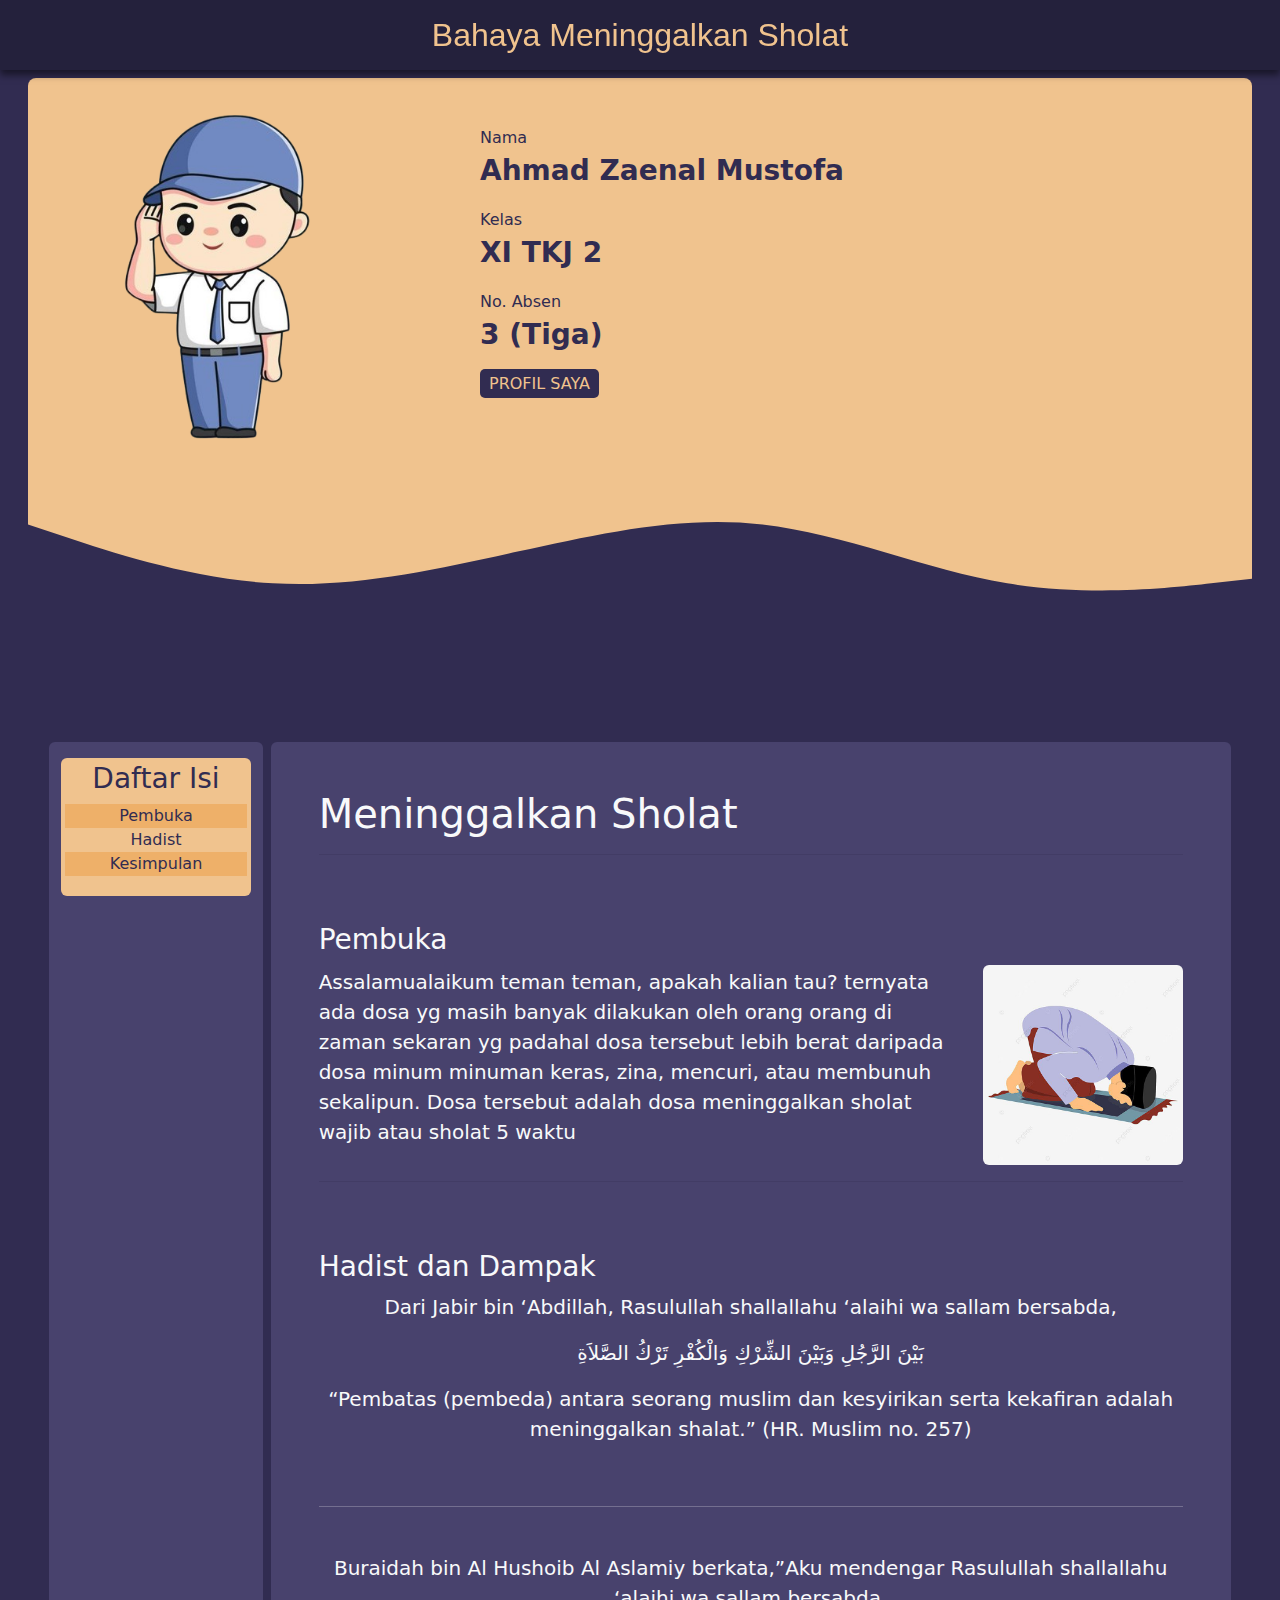
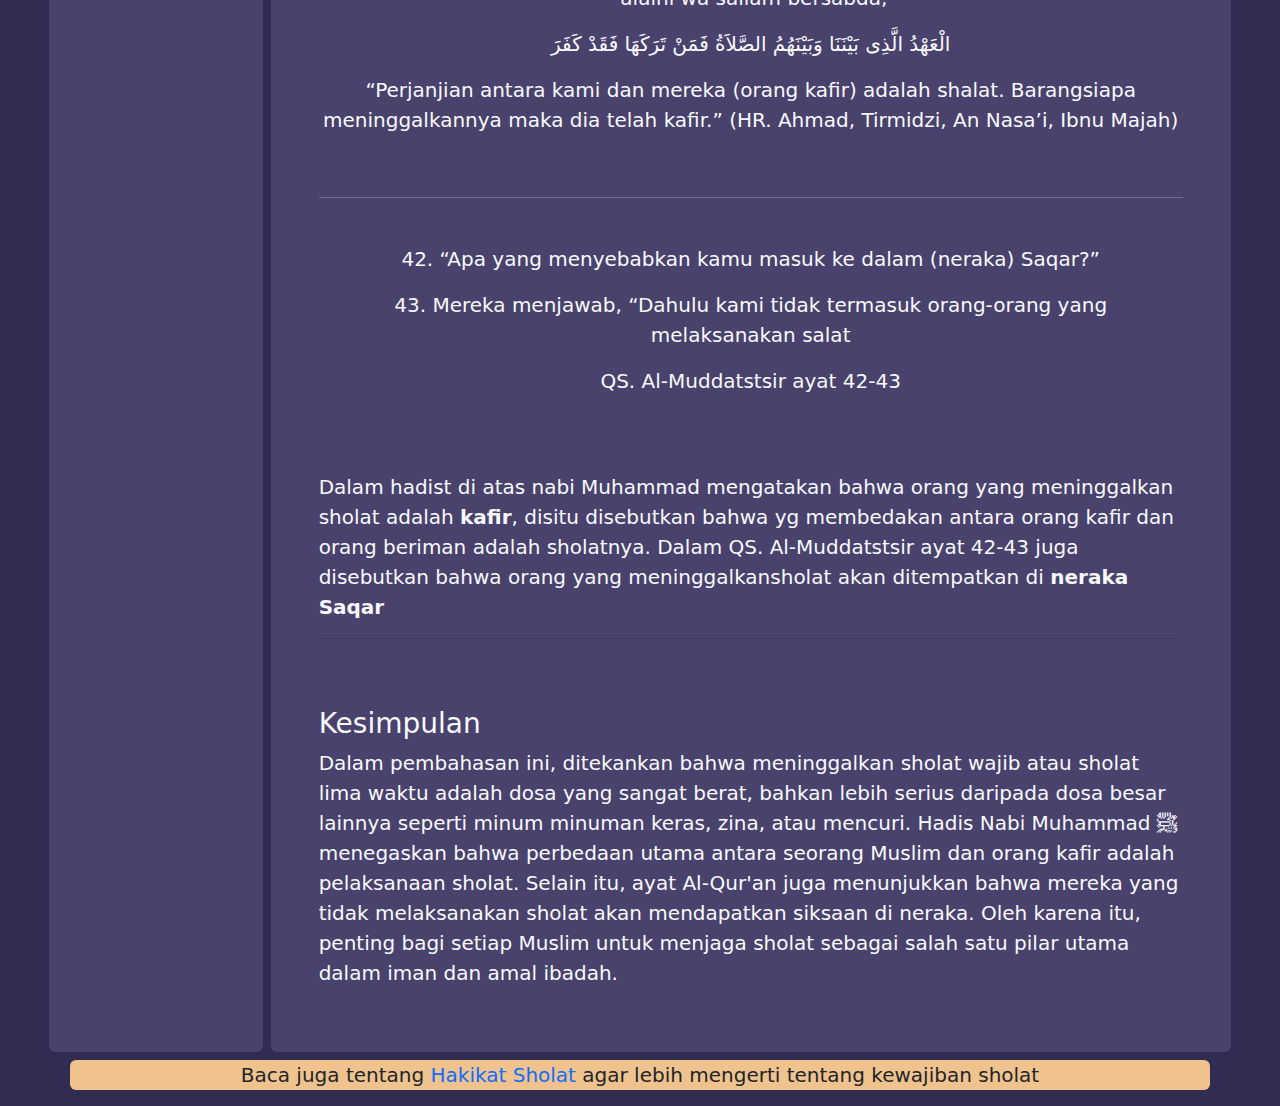
<file: projectCeramahAgama/index.html>
<!DOCTYPE html>
<html lang="en">

<head>
    <meta charset="UTF-8">
    <meta name="viewport" content="width=device-width, initial-scale=1.0">
    <title>Meninggalkan Sholat</title>
    <link rel="stylesheet" href="css/style.css">
    <link rel="shortcut icon" href="assets/smaVector.png" type="image/x-icon">
</head>

<body class="bg-primary" style="min-height: 2000px;">
    <!-- NAVBAR -->
    <nav class="container-fluid sticky-top text-center pt-3 pb-2"
        style="background: rgba(0,0,0,0.25); backdrop-filter: blur(10px);  box-shadow: 0 5px 7px 0 rgba(0,0,0,0.5);">

        <h2 style="font-family: 'Gill Sans', 'Gill Sans MT', Calibri, 'Trebuchet MS', sans-serif; color: #f0c38e;">
            Bahaya Meninggalkan Sholat</h2>
    </nav>
    <!-- NAVBAR END -->

    <!-- IDENTITAS -->
    <section class="container-fluid">
        <div class="bg-success mt-2 mx-3 rounded-3">
            <div class="row">
                <img src="assets/smaVector.png" alt="" class="col-12 col-md-4">
                <div class="text-primary col-12 col-md-8 p-5 text-md-start text-center">
                    <div>
                        <p>Nama<br><span class="fs-3 fw-bold">Ahmad Zaenal Mustofa</span></p>
                    </div>
                    <div>
                        <p>Kelas<br><span class="fs-3 fw-bold">XI TKJ 2</span></p>
                    </div>
                    <div>
                        <p>No. Absen<br><span class="fs-3 fw-bold">3 (Tiga)</span></p>
                    </div>
                    <a href="https://www.instagram.com/zzaynn._/" class="btnku">PROFIL SAYA</a>
                </div>
            </div>
            <img src="assets/wave.svg" alt="">
        </div>
    </section>
    <!-- IDENTITAS END -->

    <!-- MATERI -->
    <section>
        <div class="container-fluid">
            <div class="row justify-content-center">
                <div class="col-2 d-none d-sm-block bg-secondary rounded mx-1 text-center">
                    <div class="bg-success rounded p-1 my-3 text-primary"
                        style="height: fit-content; position: sticky; top: 5rem;">
                        <h3>Daftar Isi</h3>
                        <ul class="list-unstyled">
                            <li class="cstIsi"><a class="text-primary" href="#about">Pembuka</a></li>
                            <li class="cstIsiOff"><a class="text-primary" href="#article">Hadist</a>
                            <li>
                            <li class="cstIsi"><a class="text-primary" href="#contact">Kesimpulan</a></li>
                        </ul>
                    </div>
                </div>

                <div class="col-11 col-sm-9 bg-secondary mx-1 rounded text-light p-3 p-sm-5">
                    <div>
                        <h1>Meninggalkan Sholat</h1>
                    </div>
                    <hr class="text-primary pt-1" id="about">
                    <div class="content fs-5 pt-sm-5">
                        <h3>Pembuka</h3>
                        <div class="d-block d-sm-flex align-items-center justify-content-center text-center">
                            <p class="me-4 text-start">Assalamualaikum teman teman, apakah kalian tau? ternyata ada dosa yg masih banyak dilakukan
                                oleh orang orang di zaman sekaran yg padahal dosa tersebut lebih berat daripada dosa minum
                                minuman keras, zina, mencuri, atau membunuh sekalipun. Dosa tersebut adalah dosa
                                meninggalkan sholat wajib atau sholat 5 waktu </p>
                            <img src="assets/sholat1.jpg" alt="" width="200px" class="rounded">
                        </div>
                    </div>
                    <hr class="text-primary pt-1" id="article">
                    <div class="content fs-5 pt-sm-5">
                        <h3>Hadist dan Dampak</h3>
                        <div class="text-center">
                            <p>Dari Jabir bin ‘Abdillah, Rasulullah shallallahu ‘alaihi wa sallam bersabda,
                            <p>بَيْنَ الرَّجُلِ وَبَيْنَ الشِّرْكِ وَالْكُفْرِ تَرْكُ الصَّلاَةِ</p>
                            “Pembatas (pembeda) antara seorang muslim dan kesyirikan serta kekafiran adalah meninggalkan
                            shalat.” (HR. Muslim no. 257)</p><br><hr><br>
                            <p>Buraidah bin Al Hushoib Al Aslamiy berkata,”Aku mendengar Rasulullah shallallahu ‘alaihi
                                wa sallam bersabda,
                            <p>الْعَهْدُ الَّذِى بَيْنَنَا وَبَيْنَهُمُ الصَّلاَةُ فَمَنْ تَرَكَهَا فَقَدْ كَفَرَ</p>
                            “Perjanjian antara kami dan mereka (orang kafir) adalah shalat. Barangsiapa meninggalkannya
                            maka dia telah kafir.” (HR. Ahmad, Tirmidzi, An Nasa’i, Ibnu Majah)
                            </p><br><hr><br>
                            <p>42. “Apa yang menyebabkan kamu masuk ke dalam (neraka) Saqar?”</p>
                            <p>43. Mereka menjawab, “Dahulu kami tidak termasuk orang-orang yang melaksanakan salat</p>
                            <p>QS. Al-Muddatstsir ayat 42-43</p><br><br>
                        </div>
                        <p>Dalam hadist di atas nabi Muhammad mengatakan bahwa orang yang meninggalkan sholat adalah <span class="fw-bold">kafir</span>, disitu disebutkan bahwa yg membedakan antara orang kafir dan orang beriman adalah sholatnya. Dalam QS. Al-Muddatstsir ayat 42-43 juga disebutkan bahwa orang yang meninggalkansholat akan ditempatkan di <span class="fw-bold">neraka Saqar</span></p>
                    </div>
                    <hr class="text-primary pt-1" id="contact">
                    <div class="content fs-5 pt-sm-5">
                        <h3>Kesimpulan</h3>
                        <p>Dalam pembahasan ini, ditekankan bahwa meninggalkan sholat wajib atau sholat lima waktu adalah dosa yang sangat berat, bahkan lebih serius daripada dosa besar lainnya seperti minum minuman keras, zina, atau mencuri. Hadis Nabi Muhammad ﷺ menegaskan bahwa perbedaan utama antara seorang Muslim dan orang kafir adalah pelaksanaan sholat. Selain itu, ayat Al-Qur'an juga menunjukkan bahwa mereka yang tidak melaksanakan sholat akan mendapatkan siksaan di neraka. Oleh karena itu, penting bagi setiap Muslim untuk menjaga sholat sebagai salah satu pilar utama dalam iman dan amal ibadah.</p>
                    </div>
                </div>
            </div>
        </div>
    </section>
    <!-- MATERI END -->

    <!-- HAKIKAT -->
    <section>
        <div class="container text-center bg-success mt-2 fs-5 rounded">
            <p>Baca juga tentang <a href="hakikat/index.html" class="text-decoration-none">Hakikat Sholat</a> agar lebih mengerti tentang kewajiban sholat</p>
        </div>
    </section>
    <!-- HAKIKAT END -->

    <!-- SCRIPT -->
    <script src="js/data.js"></script>
</body>

</html>
</file>
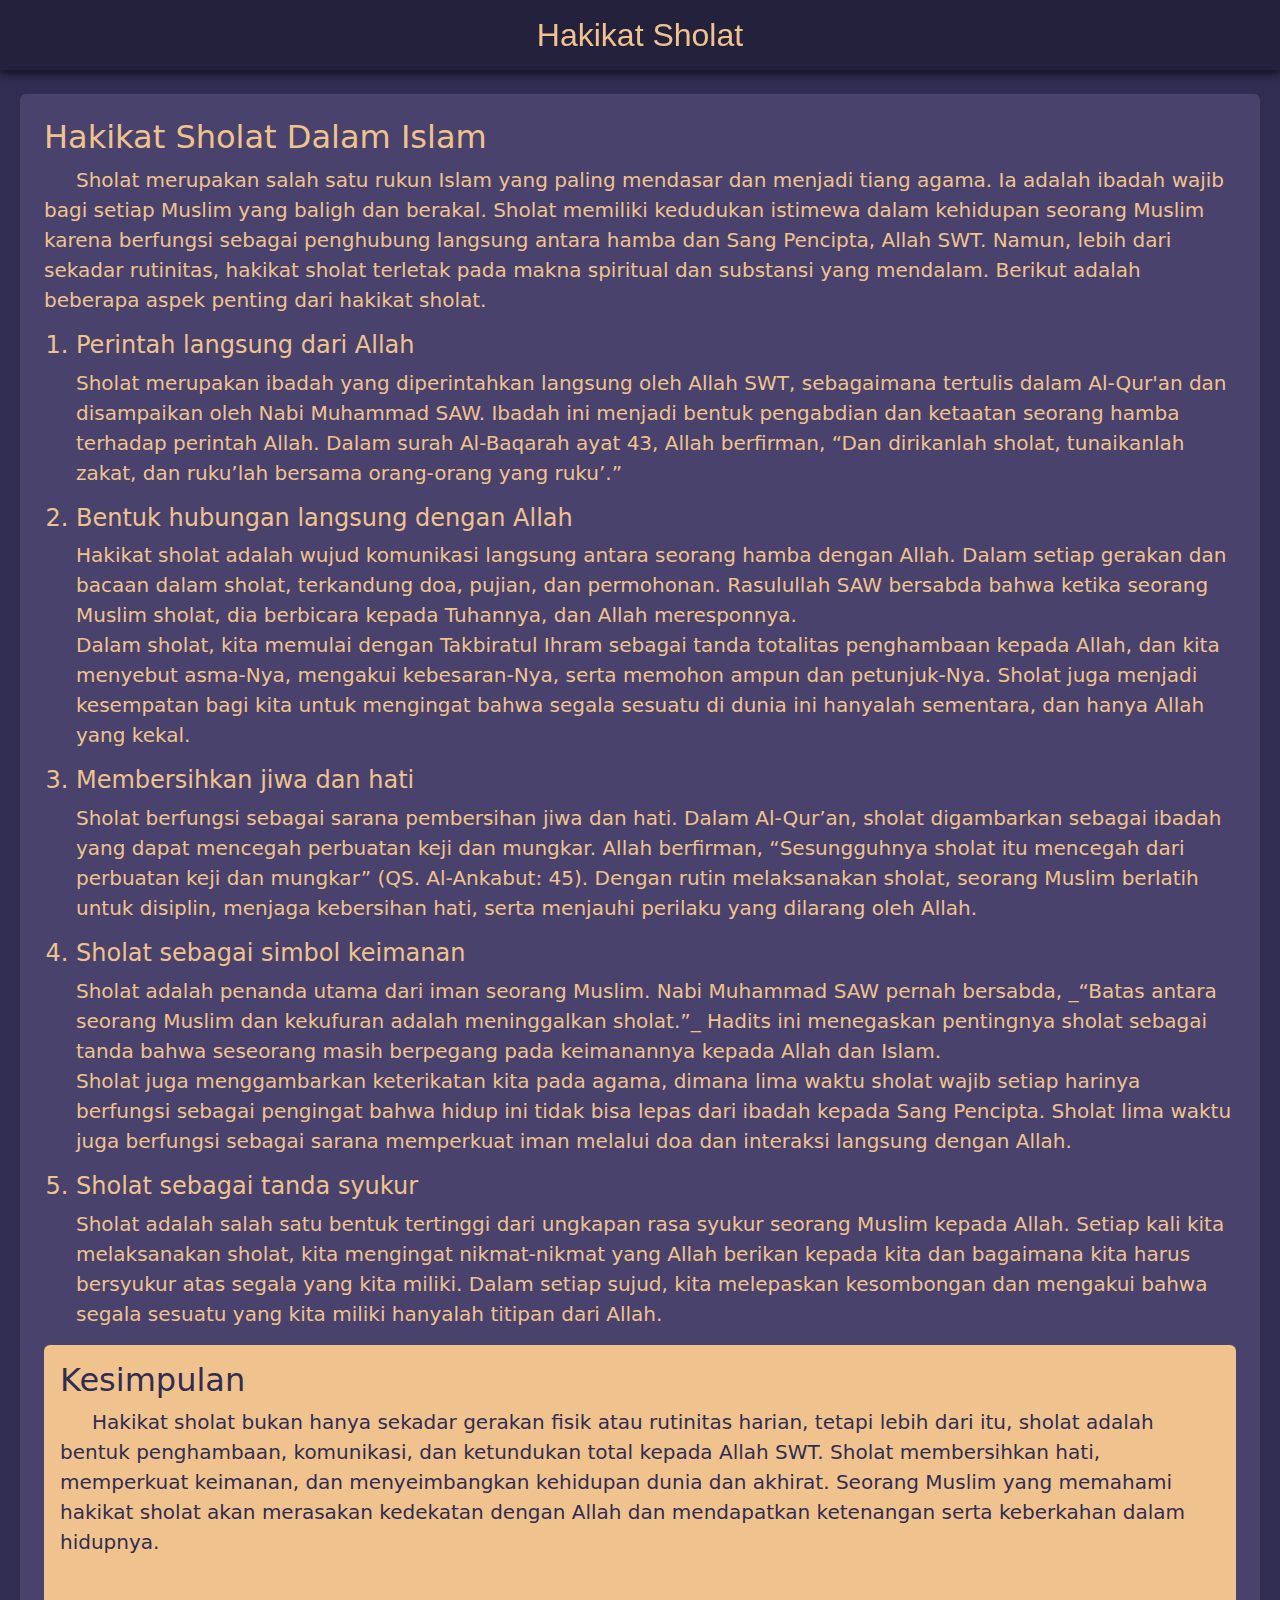
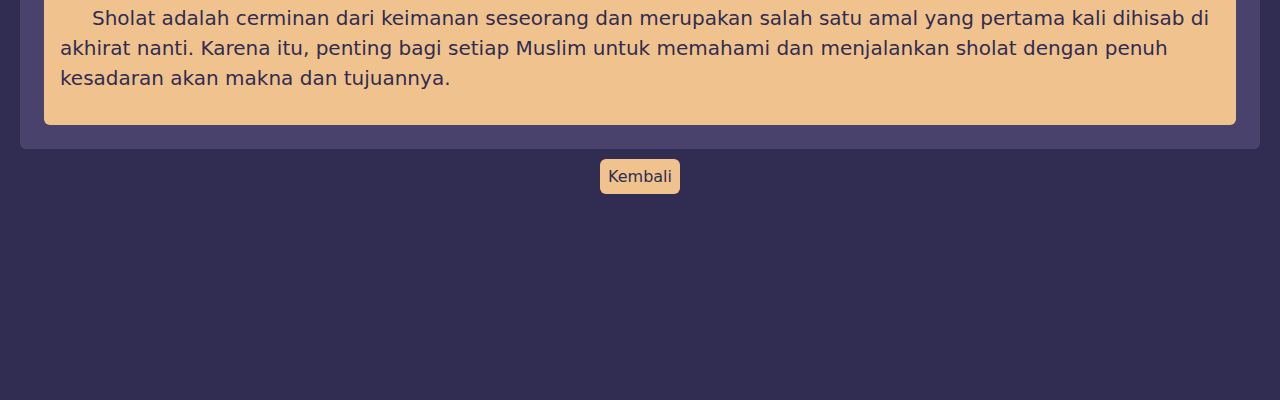
<file: projectCeramahAgama/hakikat/index.html>
<!DOCTYPE html>
<html lang="en">

<head>
    <meta charset="UTF-8">
    <meta name="viewport" content="width=device-width, initial-scale=1.0">
    <title>Meninggalkan Sholat</title>
    <link rel="stylesheet" href="css/style.css">
    <link rel="shortcut icon" href="assets/smaVector.png" type="image/x-icon">
</head>

<body class="bg-primary" style="min-height: 2000px;">
    <!-- NAVBAR -->
    <nav class="container-fluid sticky-top text-center pt-3 pb-2"
        style="background: rgba(0,0,0,0.25); backdrop-filter: blur(10px);  box-shadow: 0 5px 7px 0 rgba(0,0,0,0.5);">

        <h2 style="font-family: 'Gill Sans', 'Gill Sans MT', Calibri, 'Trebuchet MS', sans-serif; color: #f0c38e;">
            Hakikat Sholat</h2>
    </nav>
    <!-- NAVBAR END -->

    <!-- MATERI -->
    <section>
        <div class="container-fluid">
            <div class="bg-secondary mt-4 mx-2 p-4 rounded">
                <div class="text-success fs-5">
                    <h2>Hakikat Sholat Dalam Islam</h2>
                    <p style="text-indent: 2rem;">Sholat merupakan salah satu rukun Islam yang paling mendasar dan menjadi tiang agama. Ia adalah
                        ibadah wajib bagi setiap Muslim yang baligh dan berakal. Sholat memiliki kedudukan istimewa dalam
                        kehidupan seorang Muslim karena berfungsi sebagai penghubung langsung antara hamba dan Sang
                        Pencipta, Allah SWT. Namun, lebih dari sekadar rutinitas, hakikat sholat terletak pada makna
                        spiritual dan substansi yang mendalam. Berikut adalah beberapa aspek penting dari hakikat sholat.
                    </p>
                    <ol>
                        <li class="h4">Perintah langsung dari Allah</li>
                        <p>Sholat merupakan ibadah yang diperintahkan langsung oleh Allah SWT, sebagaimana tertulis dalam Al-Qur'an dan disampaikan oleh Nabi Muhammad SAW. Ibadah ini menjadi bentuk pengabdian dan ketaatan seorang hamba terhadap perintah Allah. Dalam surah Al-Baqarah ayat 43, Allah berfirman, “Dan dirikanlah sholat, tunaikanlah zakat, dan ruku’lah bersama orang-orang yang ruku’.”</p>
                        <li class="h4">Bentuk hubungan langsung dengan Allah</li>
                        <p>Hakikat sholat adalah wujud komunikasi langsung antara seorang hamba dengan Allah. Dalam setiap gerakan dan bacaan dalam sholat, terkandung doa, pujian, dan permohonan. Rasulullah SAW bersabda bahwa ketika seorang Muslim sholat, dia berbicara kepada Tuhannya, dan Allah meresponnya.
                            <br>
                        Dalam sholat, kita memulai dengan Takbiratul Ihram sebagai tanda totalitas penghambaan kepada Allah, dan kita menyebut asma-Nya, mengakui kebesaran-Nya, serta memohon ampun dan petunjuk-Nya. Sholat juga menjadi kesempatan bagi kita untuk mengingat bahwa segala sesuatu di dunia ini hanyalah sementara, dan hanya Allah yang kekal.</p>
                        <li class="h4">Membersihkan jiwa dan hati</li>
                        <p>Sholat berfungsi sebagai sarana pembersihan jiwa dan hati. Dalam Al-Qur’an, sholat digambarkan sebagai ibadah yang dapat mencegah perbuatan keji dan mungkar. Allah berfirman, “Sesungguhnya sholat itu mencegah dari perbuatan keji dan mungkar” (QS. Al-Ankabut: 45). Dengan rutin melaksanakan sholat, seorang Muslim berlatih untuk disiplin, menjaga kebersihan hati, serta menjauhi perilaku yang dilarang oleh Allah.</p>
                        <li class="h4">Sholat sebagai simbol keimanan</li>
                        <p>Sholat adalah penanda utama dari iman seorang Muslim. Nabi Muhammad SAW pernah bersabda, _“Batas antara seorang Muslim dan kekufuran adalah meninggalkan sholat.”_ Hadits ini menegaskan pentingnya sholat sebagai tanda bahwa seseorang masih berpegang pada keimanannya kepada Allah dan Islam.
                            <br>
                        Sholat juga menggambarkan keterikatan kita pada agama, dimana lima waktu sholat wajib setiap harinya berfungsi sebagai pengingat bahwa hidup ini tidak bisa lepas dari ibadah kepada Sang Pencipta. Sholat lima waktu juga berfungsi sebagai sarana memperkuat iman melalui doa dan interaksi langsung dengan Allah.</p>
                        <li class="h4">Sholat sebagai tanda syukur</li>
                        <p>Sholat adalah salah satu bentuk tertinggi dari ungkapan rasa syukur seorang Muslim kepada Allah. Setiap kali kita melaksanakan sholat, kita mengingat nikmat-nikmat yang Allah berikan kepada kita dan bagaimana kita harus bersyukur atas segala yang kita miliki. Dalam setiap sujud, kita melepaskan kesombongan dan mengakui bahwa segala sesuatu yang kita miliki hanyalah titipan dari Allah.</p>
                    </ol>
                </div>
                <div class="bg-success text-primary p-3 rounded fs-5">
                    <h2>Kesimpulan</h2>
                    <p style="text-indent: 2rem;">Hakikat sholat bukan hanya sekadar gerakan fisik atau rutinitas harian, tetapi lebih dari itu, sholat adalah bentuk penghambaan, komunikasi, dan ketundukan total kepada Allah SWT. Sholat membersihkan hati, memperkuat keimanan, dan menyeimbangkan kehidupan dunia dan akhirat. Seorang Muslim yang memahami hakikat sholat akan merasakan kedekatan dengan Allah dan mendapatkan ketenangan serta keberkahan dalam hidupnya.</p>
                    <br>
                    <p style="text-indent: 2rem;">Sholat adalah cerminan dari keimanan seseorang dan merupakan salah satu amal yang pertama kali dihisab di akhirat nanti. Karena itu, penting bagi setiap Muslim untuk memahami dan menjalankan sholat dengan penuh kesadaran akan makna dan tujuannya.</p>
                </div>
            </div>
        </div>
    </section>
    <!-- MATERI END -->

    <!-- HOME -->
    <section class="mt-3 text-center">
        <a href="/projectCeramahAgama/index.html" class="bg-success p-2 rounded text-decoration-none text-primary">Kembali</a>
    </section>
    <!-- HOME END -->

    <!-- SCRIPT -->
    <script src="js/data.js"></script>
</body>

</html>
</file>
